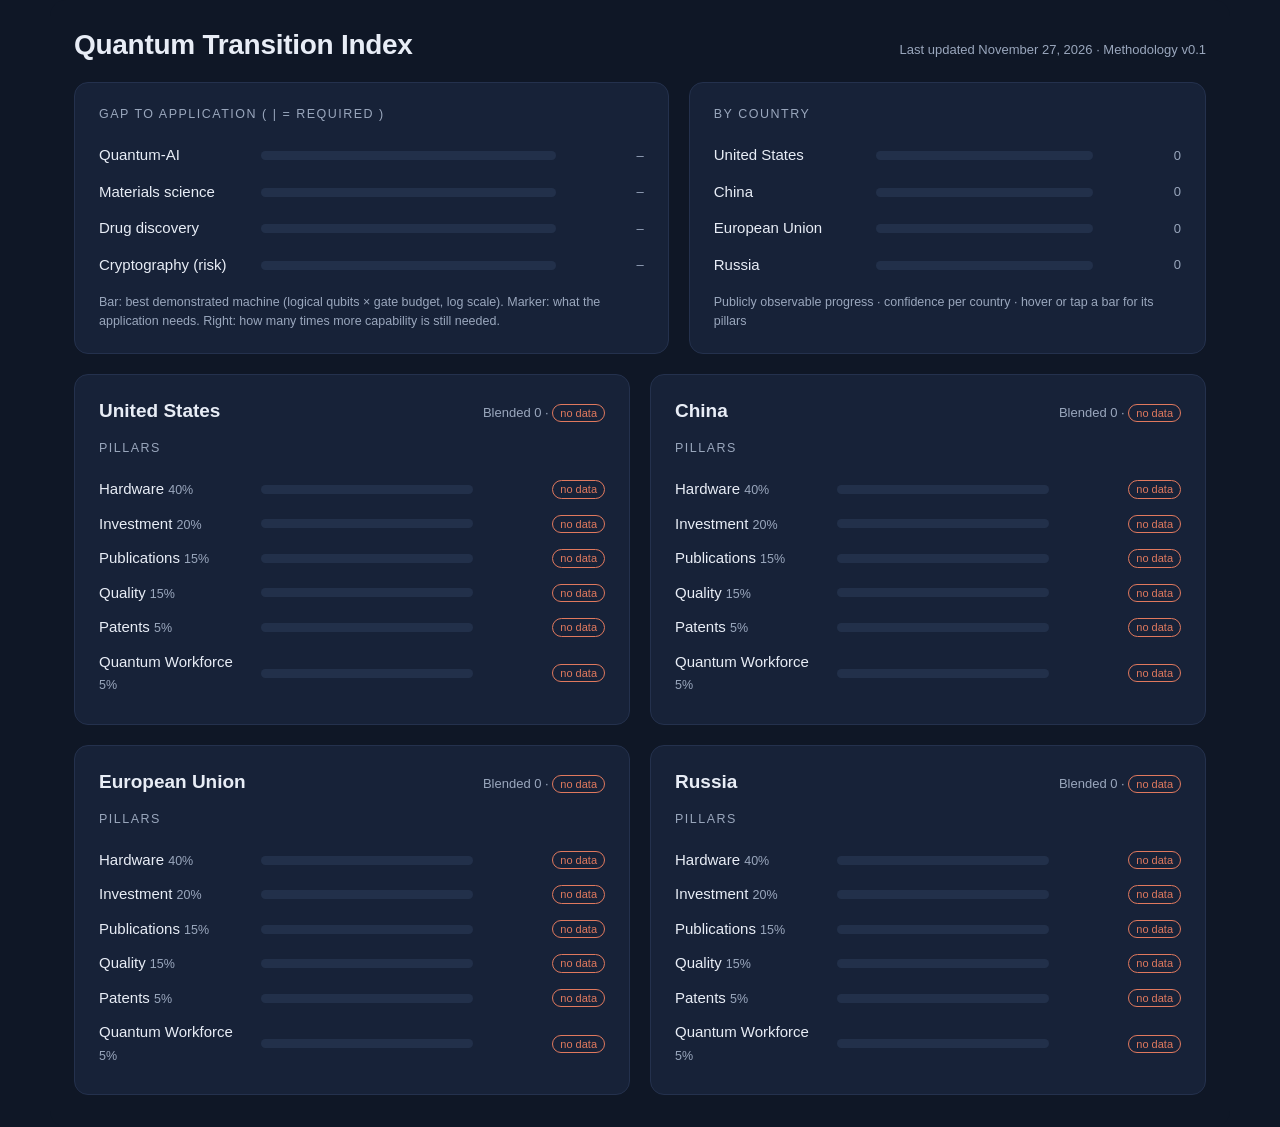
<file: index.html>
<!doctype html>
<html lang="en">
<head>
<meta charset="utf-8">
<meta name="viewport" content="width=device-width, initial-scale=1">
<title>Quantum Transition Index</title>
<link rel="stylesheet" href="qti-dashboard.css">
<style>body{margin:0;background:#0f1726}.page{max-width:1180px;margin:0 auto}</style>
</head>
<body>
<div class="page"><div data-qti-dashboard data-src="data.json"></div></div>
<script src="qti-dashboard.js" defer></script>
</body>
</html>
</file>
<file: qti-dashboard.css>
/* Quantum Transition Index dashboard widget. Everything is scoped under .qti-dash so it can
   be embedded in a WordPress/Elementor page without clashing with the theme. */
.qti-dash {
  --qti-bg: #0f1726; --qti-card: #172238; --qti-border: #24314d; --qti-track: #22304a;
  --qti-text: #e8edf6; --qti-muted: #9aa7bd; --qti-teal: #2ec4b0; --qti-amber: #f2a93b;
  --qti-low: #e0795e; --qti-med: #e7c35a; --qti-high: #5fcf9a;
  background: var(--qti-bg); color: var(--qti-text); border-radius: 16px;
  font: 15px/1.5 -apple-system, BlinkMacSystemFont, "Segoe UI", Inter, Roboto, sans-serif;
  padding: 28px 24px 32px; box-sizing: border-box;
}
.qti-dash *, .qti-dash *::before, .qti-dash *::after { box-sizing: border-box; }
.qti-dash .qti-head { display: flex; justify-content: space-between; align-items: baseline; gap: 16px; flex-wrap: wrap; }
.qti-dash h2.qti-title { font-size: 28px; font-weight: 700; margin: 0; letter-spacing: -0.01em; color: var(--qti-text); line-height: 1.2; }
.qti-dash .qti-meta { color: var(--qti-muted); font-size: 13px; }
.qti-dash .qti-meta a { color: var(--qti-muted); }
.qti-dash .qti-banner { margin: 16px 0 4px; padding: 10px 14px; border-radius: 10px; font-weight: 600;
  background: rgba(242,169,59,.12); border: 1px solid rgba(242,169,59,.5); color: var(--qti-amber); }
.qti-dash .qti-grid { display: grid; gap: 20px; margin-top: 20px; }
.qti-dash .qti-row1 { grid-template-columns: 1.15fr 1fr; }
.qti-dash .qti-cards { grid-template-columns: 1fr 1fr; }
@media (max-width: 820px) { .qti-dash .qti-row1, .qti-dash .qti-cards { grid-template-columns: 1fr; } }
.qti-dash .qti-card { background: var(--qti-card); border: 1px solid var(--qti-border); border-radius: 14px; padding: 22px 24px; position: relative; }
.qti-dash .qti-label { font-size: 12.5px; letter-spacing: .12em; text-transform: uppercase; color: var(--qti-muted); margin: 0 0 14px; }
.qti-dash .qti-bar-row { display: grid; grid-template-columns: 150px 1fr 76px; align-items: center; gap: 12px; padding: 7px 0; cursor: pointer; border-radius: 8px; }
.qti-dash .qti-bar-row:hover .qti-track, .qti-dash .qti-bar-row.qti-open .qti-track { outline: 1px solid var(--qti-border); }
.qti-dash .qti-name { font-size: 15px; }
.qti-dash .qti-track { position: relative; height: 9px; background: var(--qti-track); border-radius: 6px; display: block; }
.qti-dash .qti-fill { position: absolute; left: 0; top: 0; bottom: 0; border-radius: 6px; background: var(--qti-teal); }
.qti-dash .qti-fill.qti-risk { background: var(--qti-amber); }
.qti-dash .qti-marker { position: absolute; top: -7px; width: 3px; height: 23px; background: var(--qti-text); border-radius: 2px; transform: translateX(-1px); }
.qti-dash .qti-num { text-align: right; color: var(--qti-muted); font-variant-numeric: tabular-nums; font-size: 13px; }
.qti-dash .qti-foot, .qti-dash .qti-legend { color: var(--qti-muted); font-size: 12.5px; margin: 10px 0 0; }
.qti-dash .qti-tip { display: none; position: absolute; z-index: 10; left: 24px; right: 24px; margin-top: 4px;
  background: #0b1220; border: 1px solid var(--qti-border); border-radius: 10px; padding: 12px 14px;
  font-size: 13px; box-shadow: 0 10px 30px rgba(0,0,0,.45); }
.qti-dash .qti-bar-row.qti-open + .qti-tip { display: block; }
@media (hover: hover) { .qti-dash .qti-bar-row:hover + .qti-tip { display: block; } }
.qti-dash .qti-tip table { width: 100%; border-collapse: collapse; margin: 0; border: 0; }
.qti-dash .qti-tip td { padding: 2px 0; border: 0; background: none; color: var(--qti-text); }
.qti-dash .qti-tip td:last-child { text-align: right; color: var(--qti-muted); }
.qti-dash .qti-conf { display: inline-block; font-size: 11px; line-height: 1.5; padding: 0 7px; border-radius: 999px; border: 1px solid currentColor; }
.qti-dash .qti-conf.low { color: var(--qti-low); }
.qti-dash .qti-conf.medium { color: var(--qti-med); }
.qti-dash .qti-conf.high { color: var(--qti-high); }
.qti-dash .qti-ctitle { display: flex; justify-content: space-between; align-items: baseline; margin-bottom: 14px; gap: 8px; }
.qti-dash .qti-ctitle h3 { margin: 0; font-size: 19px; font-weight: 600; color: var(--qti-text); }
.qti-dash .qti-ctitle .qti-score { color: var(--qti-muted); font-size: 13px; }
.qti-dash .qti-prow { display: grid; grid-template-columns: 150px 1fr 120px; align-items: center; gap: 12px; padding: 6px 0; }
.qti-dash .qti-prow small { color: var(--qti-muted); }
.qti-dash .qti-raw { color: var(--qti-muted); font-size: 12px; text-align: right; white-space: nowrap; }
.qti-dash .qti-err { color: var(--qti-low); }
@media (max-width: 520px) {
  .qti-dash { padding: 20px 14px; }
  .qti-dash .qti-bar-row, .qti-dash .qti-prow { grid-template-columns: 110px 1fr 70px; gap: 8px; }
  .qti-dash .qti-card { padding: 18px 16px; }
}
</file>
